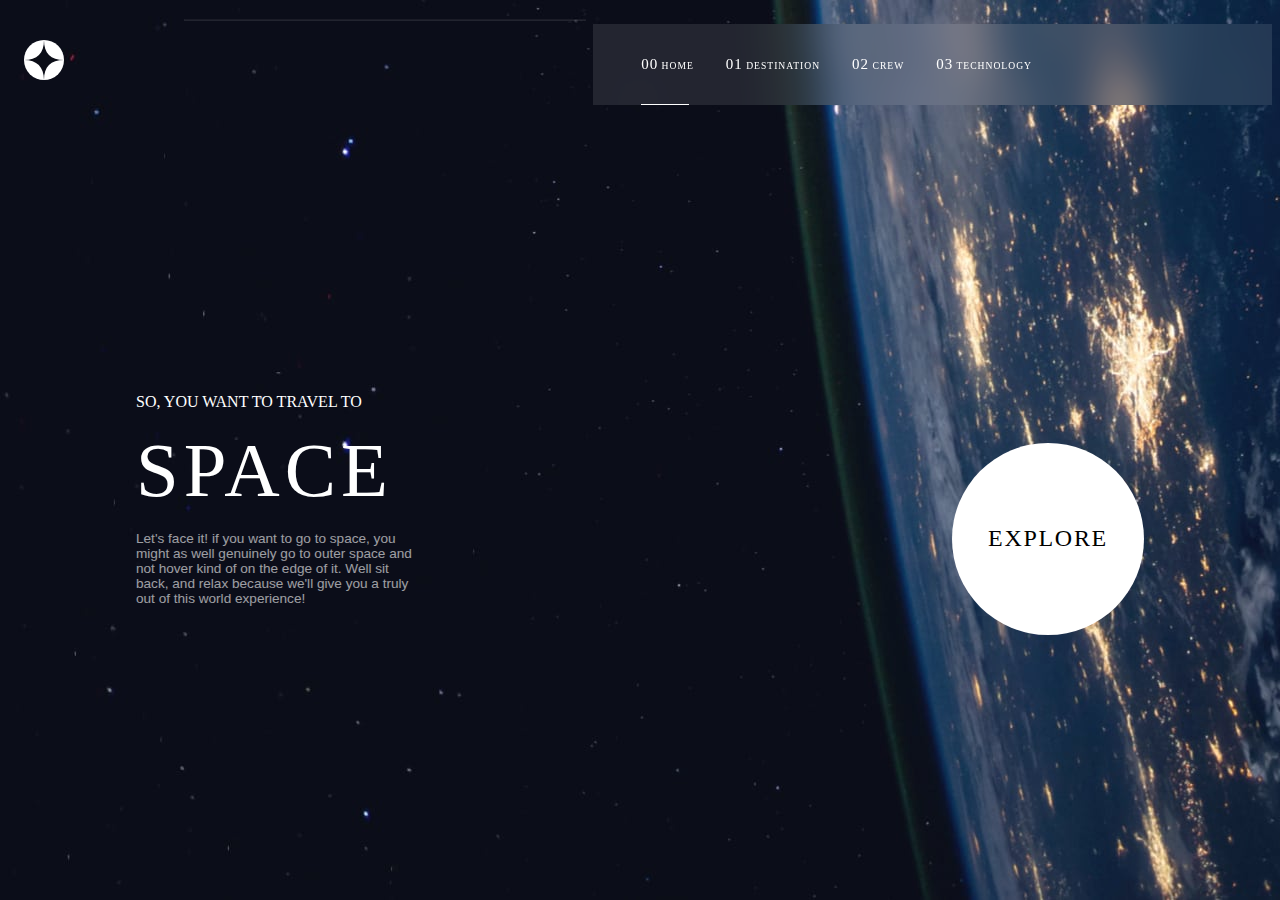
<file: index.html>
<!DOCTYPE html>
<html lang="en">
  <head>
    <meta charset="UTF-8" />
    <meta name="viewport" content="width=device-width, initial-scale=1.0" />

    <link
      rel="icon"
      type="image/png"
      sizes="32x32"
      href="./assets/favicon-32x32.png"
    />
    <link rel="stylesheet" href="./Styles/index.css" />
    <title>Frontend Mentor | Space tourism website</title>
  </head>
  <body>
    <header>
      <img src="./assets/shared/logo.svg" alt="logo" />
      <nav>
        <a href="index.html"><span class="num">00</span> HOME</a>
        <a href="destination-moon.html" class="dest"
          ><span class="num">01</span> DESTINATION</a
        >
        <a href="crew-pilot.html"><span class="num">02</span> CREW</a>
        <a href="technology-vehicle.html" class="tech"
          ><span class="num">03</span> TECHNOLOGY</a
        >
      </nav>
      <img
        src="./assets/home/icon-menu 1 white og.svg"
        alt="menu"
        class="nav-open"
      />
    </header>
    <hr />
    <main class="container">
      <section class="description">
        <p class="desc-head">SO, YOU WANT TO TRAVEL TO</p>
        <p class="space">SPACE</p>
        <p class="desc">
          Let's face it! if you want to go to space, you might as well genuinely
          go to outer space and not hover kind of on the edge of it. Well sit
          back, and relax because we'll give you a truly out of this world
          experience!
        </p>
      </section>
      <section class="explore">
        <p>EXPLORE</p>
      </section>
    </main>

    <script src="./Scripts/index.js" type="module"></script>
  </body>
</html>
</file>
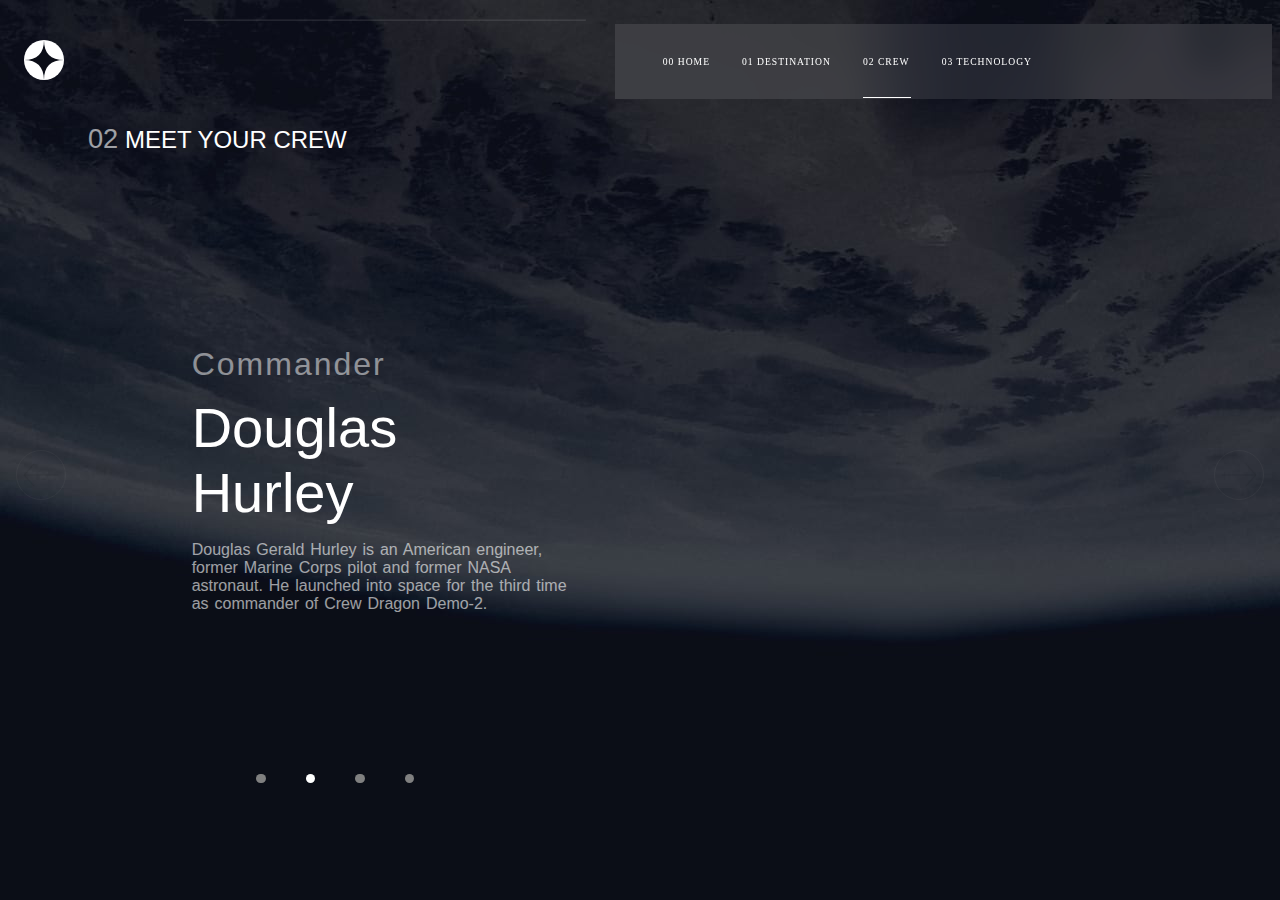
<file: crew-commander.html>
<!DOCTYPE html>
<html lang="en">
  <head>
    <meta charset="UTF-8" />
    <meta name="viewport" content="width=device-width, initial-scale=1.0" />

    <link
      rel="icon"
      type="image/png"
      sizes="32x32"
      href="./assets/favicon-32x32.png"
    />
    <link rel="stylesheet" href="./Styles/crews.css" />
    <title>Frontend Mentor | Space tourism website</title>
  </head>
  <body>
    <script type="module" src="./Scripts/crew.js"></script>
  </body>
</html>
</file>
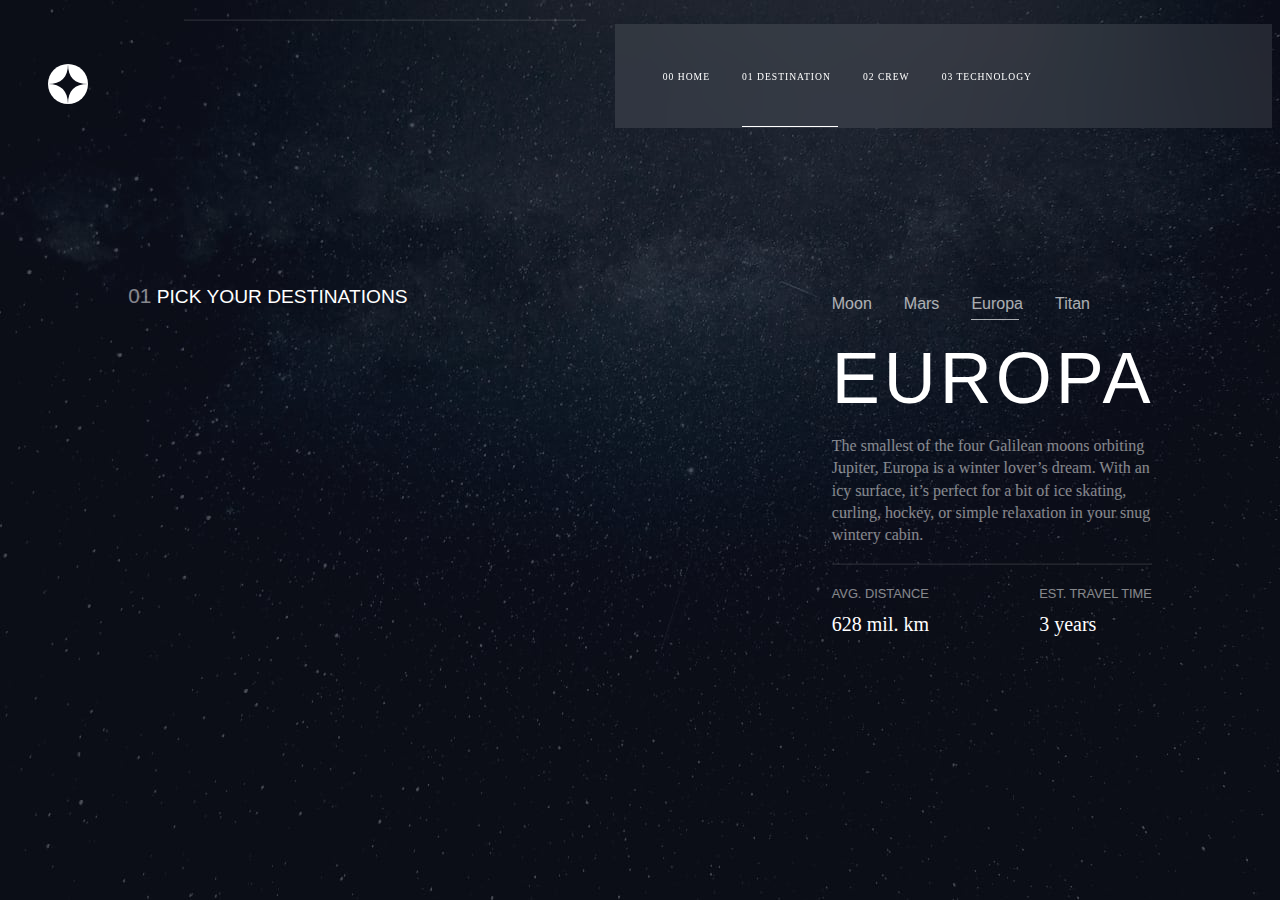
<file: destination-europa.html>
<!DOCTYPE html>
<html lang="en">
  <head>
    <meta charset="UTF-8" />
    <meta name="viewport" content="width=device-width, initial-scale=1.0" />

    <link
      rel="icon"
      type="image/png"
      sizes="32x32"
      href="./assets/favicon-32x32.png"
    />
    <link rel="stylesheet" href="./Styles/planets.css" />
    <title>Frontend Mentor | Space tourism website</title>
  </head>
  <body>
    <script type="module" src="./Scripts/planets.js"></script>
  </body>
</html>
</file>
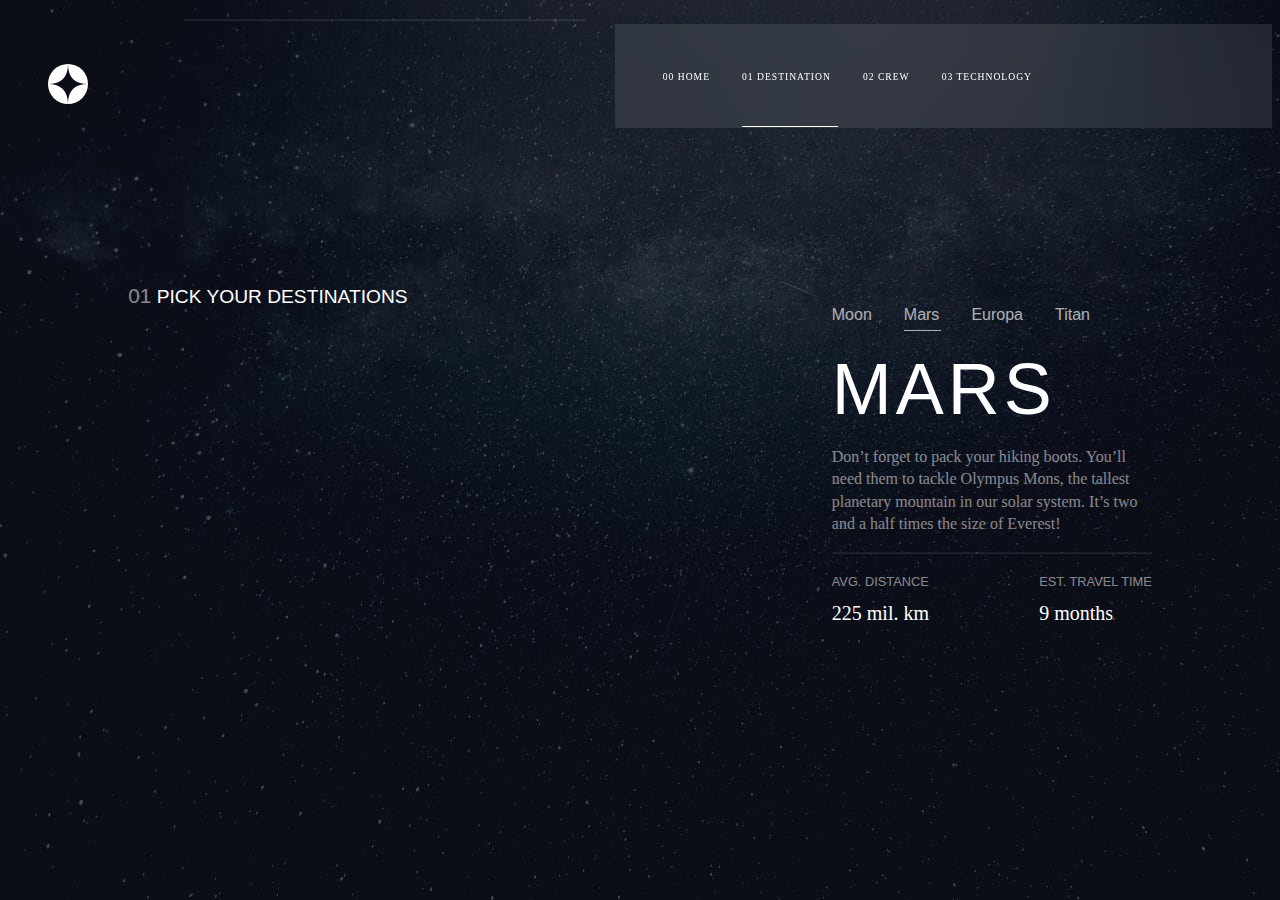
<file: destination-mars.html>
<!DOCTYPE html>
<html lang="en">
  <head>
    <meta charset="UTF-8" />
    <meta name="viewport" content="width=device-width, initial-scale=1.0" />

    <link
      rel="icon"
      type="image/png"
      sizes="32x32"
      href="assets/favicon-32x32.png"
    />
    <link rel="stylesheet" href="./Styles/planets.css" />
    <title>Frontend Mentor | Space tourism website</title>
  </head>
  <body>
    <script type="module" src="./Scripts/planets.js"></script>
  </body>
</html>
</file>
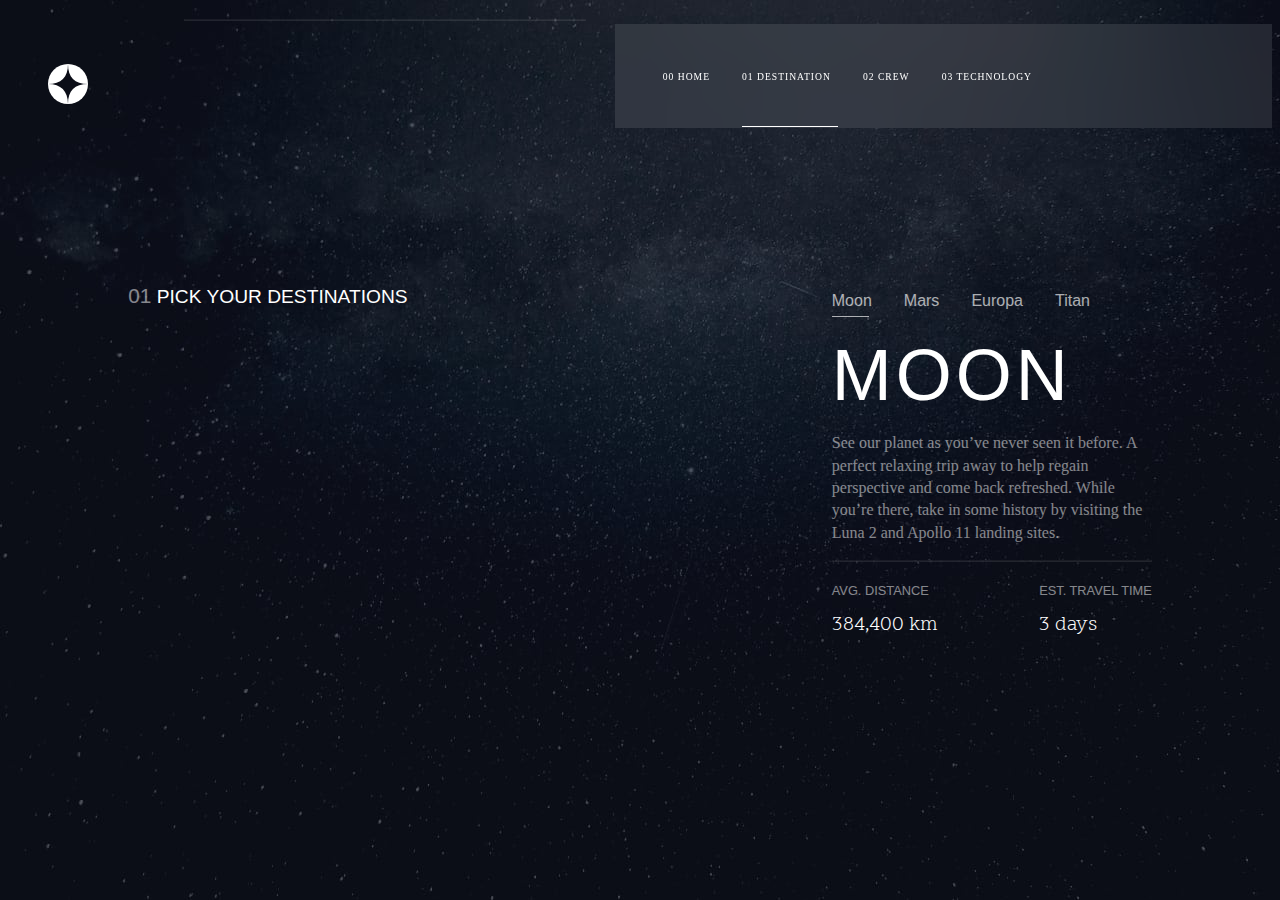
<file: destination-moon.html>
<!DOCTYPE html>
<html lang="en">
  <head>
    <meta charset="UTF-8" />
    <meta name="viewport" content="width=device-width, initial-scale=1.0" />
    <link rel="preconnect" href="https://fonts.googleapis.com" />
    <link rel="preconnect" href="https://fonts.gstatic.com" crossorigin />
    <link
      href="https://fonts.googleapis.com/css2?family=Bubblegum+Sans&family=DM+Sans:ital,opsz,wght@0,9..40,100..1000;1,9..40,100..1000&family=Knewave&family=Poppins:ital,wght@0,100;0,200;0,300;0,400;0,500;0,600;0,700;0,800;0,900;1,100;1,200;1,300;1,400;1,500;1,600;1,700;1,800;1,900&family=Roboto:ital,wght@0,100;0,300;0,400;0,500;0,700;0,900;1,100;1,300;1,400;1,500;1,700;1,900&family=Scope+One&family=Space+Grotesk:wght@300..700&display=swap"
      rel="stylesheet"
    />
    <link rel="preconnect" href="https://fonts.googleapis.com" />
    <link rel="preconnect" href="https://fonts.gstatic.com" crossorigin />
    <link
      href="https://fonts.googleapis.com/css2?family=Bubblegum+Sans&family=Comic+Neue:ital,wght@0,300;0,400;0,700;1,300;1,400;1,700&family=DM+Sans:ital,opsz,wght@0,9..40,100..1000;1,9..40,100..1000&family=Knewave&family=Poppins:ital,wght@0,100;0,200;0,300;0,400;0,500;0,600;0,700;0,800;0,900;1,100;1,200;1,300;1,400;1,500;1,600;1,700;1,800;1,900&family=Roboto:ital,wght@0,100;0,300;0,400;0,500;0,700;0,900;1,100;1,300;1,400;1,500;1,700;1,900&family=Scope+One&family=Space+Grotesk:wght@300..700&display=swap"
      rel="stylesheet"
    />
    <link
      rel="icon"
      type="image/png"
      sizes="32x32"
      href="./assets/favicon-32x32.png"
    />
    <link rel="stylesheet" href="./Styles/planets.css" />
    <title>Frontend Mentor | Space tourism website</title>
  </head>
  <body>
    <script src="./Scripts/planets.js" type="module"></script>
  </body>
</html>
</file>
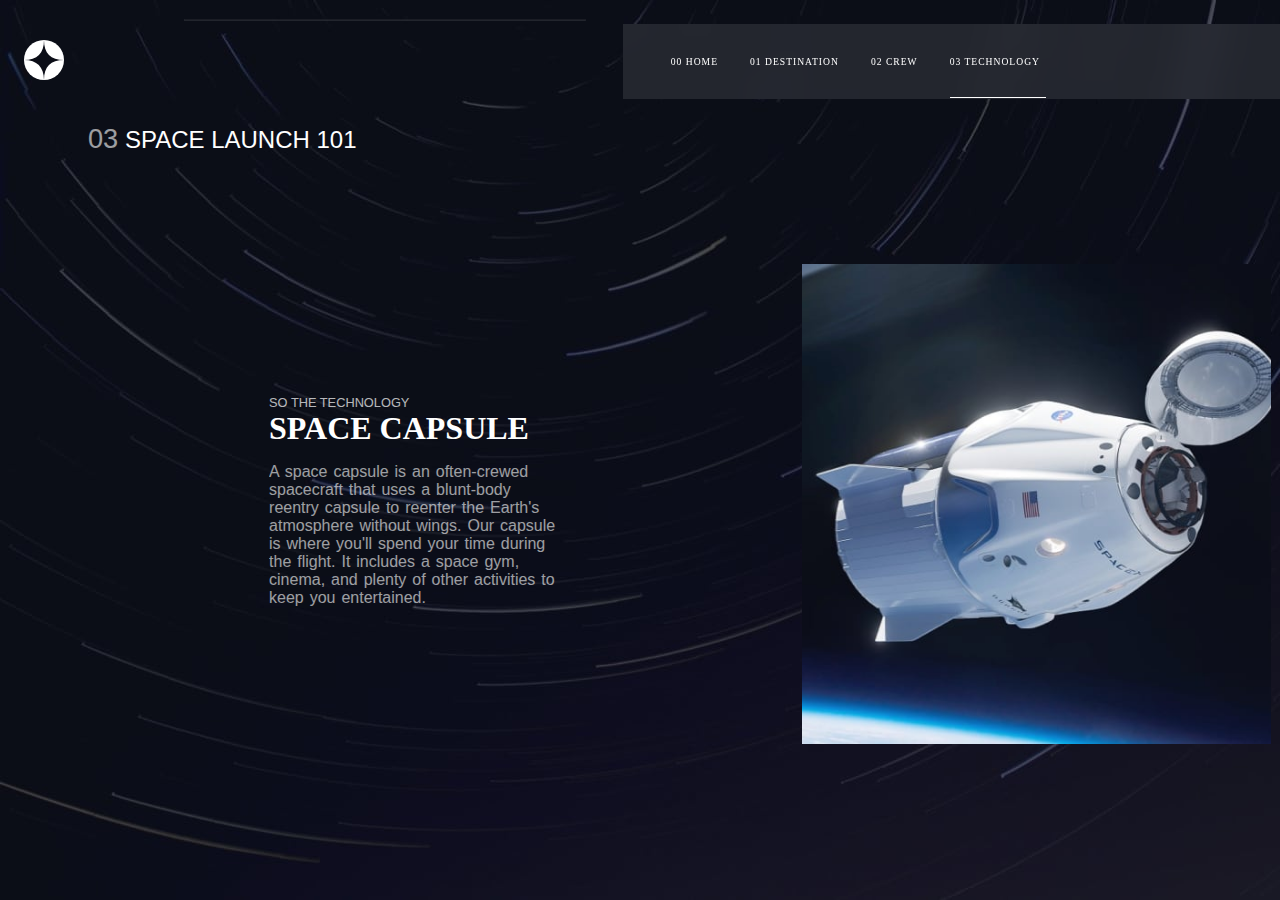
<file: technology-capsule.html>
<!DOCTYPE html>
<html lang="en">
  <head>
    <meta charset="UTF-8" />
    <meta name="viewport" content="width=device-width, initial-scale=1.0" />

    <link
      rel="icon"
      type="image/png"
      sizes="32x32"
      href="./assets/favicon-32x32.png"
    />
    <link rel="stylesheet" href="./Styles/technology.css" />
    <title>Frontend Mentor | Space tourism website</title>
  </head>
  <body>
    <script type="module" src="./Scripts/technology.js"></script>
  </body>
</html>
</file>
<file: Styles/index.css>
body {
  background: url(../assets/home/background-home-desktop.jpg);
  background-position: contain;
}

header {
  display: flex;
  justify-content: space-between;
}

hr {
  position: absolute;
  height: 25rem;
  transform: rotate(90deg);
  top: -21%;
  left: 30%;
  opacity: 0.1;
}

nav {
  display: flex;
  align-items: center;
  gap: 2rem;
  padding: 2rem 15rem 2rem 3rem;
  background: rgba(255, 255, 255, 0.1);
  backdrop-filter: blur(20px);
  margin-right: 0;
  margin-top: 1rem;
}

nav > a {
  text-decoration: none;
  color: white;
  position: relative;
  font-size: 0.6rem;
  font-weight: lighter;
  letter-spacing: 1px;
}

nav > .active::before {
  position: absolute;
  content: " ";
  background-color: white;
  top: 3rem;
  width: 3rem;
  height: 0.01rem;
  left: 0;
}

header > img {
  margin: 2rem 0 0 1rem;
  height: 2.5rem;
}

.container {
  color: white;
  display: flex;
  align-items: center;
  justify-content: space-evenly;
  height: 75vh;
  overflow: hidden;
  margin-top: 3.5rem;
}

.description {
  width: 18rem;
  margin-right: 25rem;
}

.space {
  font-size: 4.8rem;
  margin-top: 0;
  font-weight: lighter;
  margin-bottom: 1rem;
  letter-spacing: 5px;
}

.desc {
  opacity: 0.6;
  margin-top: 0;
  font-family: "Lucida Sans", "Lucida Sans Regular", "Lucida Grande",
    "Lucida Sans Unicode", Geneva, Verdana, sans-serif;
  font-size: 0.85rem;
  text-align: left;
}

.explore {
  display: flex;
  justify-content: center;
  align-items: center;
  margin-top: 5rem;
  padding: 3.5rem;
  border-radius: 50%;
  background-color: white;
  color: black;
  font-size: 1.5rem;
  height: 5rem;
  width: 5rem;
  font-weight: lighter;
  letter-spacing: 1.7px;
}

.explore:hover {
  background-color: hsl(0, 0%, 88%);
}

.explore:active {
  background-color: hsl(0, 3%, 76%);
}

.num {
  font-weight: bolder;
  font-size: 15px;
}

.nav-open {
  display: none;
}

@keyframes slideIn {
  0% {
    transform: translateY(-200%);
    opacity: 0;
  }

  100% {
    opacity: 1;
  }
}

@keyframes slideOut {
  0% {
    opacity: 1;
  }

  100% {
    transform: translateY(-200%);
    opacity: 0;
  }
}

@media screen and (max-width: 800px) {
  hr {
    display: none;
  }

  body {
    background: url(../assets/home/background-home-tablet.jpg);
    background-position: cover;
    overflow-x: hidden;
  }

  header {
    margin-top: 0;
  }

  header > img {
    margin-top: 0.7rem;
    margin-left: 1rem;
  }

  nav {
    margin-top: 0;
    padding-right: 3.5rem;
  }

  .container {
    flex-direction: column;
    height: 77vh;
  }

  .description {
    margin-right: 0;
    padding-right: 0;
  }

  .explore {
    margin-top: 2rem;
    width: 4rem;
    height: 4rem;
  }

  .nav-open {
    display: none;
  }
}

@media screen and (max-width: 320px) {
  body {
    background: url(../assets/home/background-home-mobile.jpg);
  }

  .nav-open {
    display: flex;
    height: 1.7rem;
  }

  nav {
    display: none;
    position: absolute;
    flex-direction: column;
    background-color: hsla(0, 0%, 100%, 0.534);
    border-radius: 1rem;
    border: 1px solid white;
    left: 2.5rem;
    top: 4.5rem;
    animation: slideIn 1 1s ease;
  }

  .description {
    text-align: center;
  }

  .desc {
    text-align: center;
  }

  .explore {
    width: 3rem;
    height: 3rem;
  }

  nav > .active::before {
    top: 2rem;
  }
}
</file>
<file: Styles/crews.css>
body {
  background: url(../assets/crew/background-crew-desktop.jpg);
  color: white;
  background-repeat: no-repeat;
  background-position: contain;
}

header {
  display: flex;
  justify-content: space-between;
}

.hr {
  display: flex;
  position: absolute;
  height: 25rem;
  transform: rotate(90deg);
  top: -21%;
  left: 30%;
  opacity: 0.1;
}

.main-nav {
  display: flex;
  align-items: center;
  gap: 2rem;
  padding: 2rem 15rem 2rem 3rem;
  background: rgba(255, 255, 255, 0.1);
  backdrop-filter: blur(20px);
  margin-right: 0;
  margin-top: 1rem;
}

.main-nav > a {
  text-decoration: none;
  color: white;
  position: relative;
  font-size: 0.6rem;
  font-weight: lighter;
  letter-spacing: 1px;
}

.dest.active::before,
.tech.active::before {
  width: 6rem;
}

.active::before {
  position: absolute;
  content: " ";
  background-color: white;
  top: 2.55rem;
  width: 3rem;
  height: 0.1rem;
  left: 0;
}

header > img {
  margin: 2rem 0 0 1rem;
  height: 2.5rem;
}

.nav-open {
  display: none;
}

.container {
  display: flex;
  flex: 1;
  justify-content: space-evenly;
  align-items: center;
  height: 65vh;
  overflow: hidden;
  animation: onLoad 1s 1 ease;
}

.image > img {
  height: 28rem;
  padding-bottom: 0;
  margin-bottom: 0;
}

.image {
  padding-top: 8rem;
}

.role {
  font-size: 2rem;
  opacity: 0.5;
  font-family: Arial, sans-serif;
  margin-bottom: 0;
  letter-spacing: 2px;
}

body > .intro {
  font-family: "Gill Sans", "Gill Sans MT", Calibri, "Trebuchet MS", sans-serif;
  font-size: 1.5rem;
  padding-left: 5rem;
}

.intro > span {
  font-size: 1.7rem;
  opacity: 0.6;
}

.name {
  font-size: 3.5rem;
  font-family: "Gill Sans MT", Calibri, "Trebuchet MS", sans-serif;
  margin: 0.8rem;
  margin-left: 0;
}

.description {
  width: 24rem;
}

.bio {
  opacity: 0.6;
  font-family: sans-serif;
  word-spacing: 1.5px;
}

.right-arrow,
.left-arrow {
  position: absolute;
  top: 50%;
  right: 1rem;
  height: 2.5rem;
  width: 2.5rem;
  background-color: transparent;
  border-radius: 50%;
  border: 0.1px solid gray;
  padding: 0.25rem;
  opacity: 0.1;
}

.right-arrow > img,
.left-arrow > img {
  height: 2.5rem;
}

.left-arrow {
  right: unset;
  left: 1rem;
}

.right-arrow:active,
.left-arrow:active {
  opacity: 1;
}

.right-arrow:hover,
.left-arrow:hover {
  background-color: white;
  opacity: 0.5;
}

.left-arrow > img {
  transform: rotate(180deg);
}

.dots {
  content: " ";
  background-color: gray;
  width: 0.6rem;
  height: 0.6rem;
  border-radius: 50%;
}

.indicator {
  display: flex;
  margin-top: 0.6rem;
  justify-content: center;
  gap: 2.5rem;
  position: absolute;
  left: 20%;
}

.indicator > .active::before {
  content: none;
}

.dots.active {
  background-color: white;
}

@keyframes slideIn {
  0% {
    transform: translateY(-200%);
    opacity: 0;
  }

  100% {
    opacity: 1;
  }
}

@keyframes slideOut {
  0% {
    opacity: 1;
  }

  100% {
    transform: translateY(-200%);
    opacity: 0;
  }
}

@keyframes onLoad {
  0% {
    opacity: 0;
    transform: translatey(50%);
  }

  100% {
    opacity: 1;
    transform: translateY(0%);
  }
}

@keyframes slideRight {
  0% {
    opacity: 0;
    transform: translateX(50%);
  }

  100% {
    opacity: 1;
    transform: translateX(0%);
  }
}

@media screen and (max-width: 800px) {
  body {
    background: url(../assets/crew/background-crew-tablet.jpg);
    background-position: cover;
    overflow-x: hidden;
    background-repeat: no-repeat;
    background-size: cover;
  }
  .container {
    height: 100vh;
    flex-direction: column-reverse;
  }

  header {
    margin-right: 0;
  }

  .description {
    text-align: center;
  }

  .main-nav {
    padding-right: 3rem;
  }

  .hr {
    display: none;
  }

  .image {
    height: 16rem;
  }

  .image > img {
    height: 18rem;
    margin-top: 0;
  }
}

@media screen and (max-width: 425px) {
  body {
    background: url(../assets/crew/background-crew-mobile.jpg);
    background-repeat: no-repeat;
    background-size: cover;
  }

  header {
    display: flex;
    justify-content: space-between;
  }

  .nav-open {
    display: flex;
    height: 1.7rem;
  }

  .main-nav {
    display: none;
    position: absolute;
    flex-direction: column;
    background-color: hsla(0, 0%, 100%, 0.534);
    border-radius: 1rem;
    border: 1px solid white;
    left: 3rem;
    top: 5rem;
    animation: slideIn 1 1s ease;
    padding-right: 2.5rem;
  }

  .container {
    flex-direction: column;
  }

  .description {
    text-align: center;
    margin-top: 6rem;
  }

  .occupation,
  .role {
    margin-top: 1rem;
  }

  .intro {
    padding-bottom: 0;
    margin-bottom: 0;
  }

  .indicator {
    position: absolute;
    top: 70%;
    left: 43%;
  }

  .right-arrow,
  .left-arrow {
    top: 68%;
  }

  .bio {
    font-size: 0.9rem;
    line-height: unset;
    letter-spacing: normal;
    margin-right: 0;
    margin-bottom: 2rem;
    padding-right: 2rem;
    padding-left: 2rem;
    width: auto;
  }

  .indicator {
    gap: 0.5rem;
  }

  .image > img {
    height: 16rem;
  }

  nav > .active::before {
    top: 2rem;
  }
}
</file>
<file: Styles/planets.css>
body {
  background: url(../assets/destination/background-destination-desktop.jpg);
  background-repeat: no-repeat;
}

header {
  display: flex;
  justify-content: space-between;
}

.hr {
  display: flex;
  position: absolute;
  height: 25rem;
  transform: rotate(90deg);
  top: -21%;
  left: 30%;
  opacity: 0.1;
}

.main-nav {
  display: flex;
  align-items: center;
  gap: 2rem;
  padding: 2rem 15rem 2rem 3rem;
  background: rgba(255, 255, 255, 0.1);
  backdrop-filter: blur(20px);
  margin-right: 0;
  margin-top: 1rem;
}

.main-nav > a {
  text-decoration: none;
  color: white;
  position: relative;
  font-size: 0.6rem;
  font-weight: lighter;
  letter-spacing: 1px;
}

.dest.active::before,
.tech.active::before {
  width: 6rem;
}

.active::before {
  position: absolute;
  content: " ";
  background-color: white;
  top: 3.45rem;
  width: 3rem;
  height: 0.01rem;
  left: 0;
}

.planet-nav > .active::before {
  top: 1.5rem;
  width: 2.3rem;
}

.planet-nav > a[href="destination-europa.html"].active::before {
  width: 3rem;
}

header > img {
  margin: 2rem 0 0 1rem;
  height: 2.5rem;
}

.nav-open {
  display: none;
}

.planet-num {
  opacity: 0.5;
  font-size: 1.3rem;
}

.intro {
  font-size: 1.2rem;
  padding-left: 0;
  margin-right: 19rem;
}

.container {
  color: white;
  display: flex;
  justify-content: space-evenly;
  align-items: center;
  height: 75vh;
  flex: 1;
  animation: onLoad 1s 1 ease;
  font-family: "Gill Sans", "Gill Sans MT", Calibri, "Trebuchet MS", sans-serif;
}

img {
  height: 18rem;
  padding: 1.5rem;
  margin-left: 5rem;
}

.about {
  width: 20rem;
}

.planet-nav > a {
  text-decoration: none;
  color: white;
  opacity: 0.65;
  position: relative;
}

.planet-nav {
  background-color: transparent;
  display: flex;
  align-items: center;
  gap: 2rem;
  font-family: sans-serif;
}

.planet-name {
  font-size: 4.5rem;
  margin-top: 1.5rem;
  margin-bottom: 0;
  letter-spacing: 4px;
}

.description {
  opacity: 0.5;
  font-family: "Trebuchet MS";
  font-weight: lighter;
  font-size: 1rem;
  line-height: 1.4rem;
}

.time-and-distance {
  display: flex;
  font-family: Arial, Helvetica, sans-serif;
  font-size: 0.8rem;
  justify-content: space-between;
}

.time,
.distance {
  opacity: 0.5;
}

.units {
  font-size: 1.25rem;
  font-family: "Scope One";
}

hr {
  opacity: 0.1;
}

@keyframes slideIn {
  0% {
    transform: translateY(-200%);
    opacity: 0;
  }

  100% {
    opacity: 1;
  }
}

@keyframes slideOut {
  0% {
    opacity: 1;
  }

  100% {
    transform: translateY(-200%);
    opacity: 0;
  }
}

@keyframes onLoad {
  0% {
    opacity: 0;
    transform: translatey(50%);
  }

  100% {
    opacity: 1;
    transform: translateY(0%);
  }
}

@keyframes slideRight {
  0% {
    opacity: 0;
    transform: translateX(50%);
  }

  100% {
    opacity: 1;
    transform: translateX(0%);
  }
}

@media screen and (max-width: 800px) {
  .hr {
    display: none;
  }

  body {
    background: url(../assets/destination/background-destination-tablet.jpg);
    background-position: cover;
    overflow-x: hidden;
    background-repeat: no-repeat;
    background-size: cover;
  }

  .container {
    flex-direction: column;
    text-align: center;
    height: 85vh;
  }

  .intro {
    padding-top: 1rem;
    margin-right: 17rem;
  }

  .planet > img {
    height: 13rem;
    padding: 1rem;
    margin-left: 9rem;
  }

  .planet > p {
    padding-bottom: 0;
  }

  .planet {
    text-align: left;
    margin-top: 7rem;
  }

  .planet-nav {
    padding-left: 2rem;
  }

  .planet-name {
    font-size: 3rem;
  }

  .description {
    font-size: 0.8rem;
    text-align: center;
    line-height: 1.3rem;
  }

  header {
    margin-top: 0;
  }

  header > img {
    margin-top: 0.7rem;
    margin-left: 1rem;
  }

  .main-nav {
    margin-top: 0;
    padding-right: 2.5rem;
    padding-top: 1rem;
    padding-bottom: 1rem;
  }

  .nav-open {
    display: none;
  }
}

@media screen and (max-width: 425px) {
  body {
    background: url(../assets/destination/background-destination-mobile.jpg);
    background-repeat: no-repeat;
    background-size: cover;
  }

  .container {
    text-align: center;
    height: 75vh;
  }

  .nav-open {
    display: flex;
    height: 1.7rem;
  }

  .main-nav {
    display: none;
    position: absolute;
    flex-direction: column;
    background-color: hsla(0, 0%, 100%, 0.534);
    border-radius: 1rem;
    border: 1px solid white;
    left: 50%;
    top: 4.5rem;
    animation: slideIn 1 1s ease;
  }

  .planet > img {
    height: 12rem;
    margin-left: 0;
  }

  .planet-nav {
    font-size: 0.7rem;
    justify-content: center;
    padding-left: 0;
  }

  .planet-name {
    font-size: 2rem;
  }

  .planet {
    text-align: center;
  }

  .description {
    font-size: 0.7rem;
  }

  .time-and-distance {
    flex-direction: column;
  }

  .intro {
    margin-right: 0;
  }

  .time,
  .distance {
    font-size: 0.8rem;
  }

  .units {
    font-size: 1.3rem;
  }
}
</file>
<file: Styles/technology.css>
body {
  background: url(../assets/technology/background-technology-desktop.jpg);
  background-repeat: no-repeat;
  background-position: contain;
  color: white;
  margin-right: 0;
}

header {
  display: flex;
  justify-content: space-between;
}

.hr {
  display: flex;
  position: absolute;
  height: 25rem;
  transform: rotate(90deg);
  top: -21%;
  left: 30%;
  opacity: 0.1;
}

.main-nav {
  display: flex;
  align-items: center;
  gap: 2rem;
  padding: 2rem 15rem 2rem 3rem;
  background: rgba(255, 255, 255, 0.1);
  backdrop-filter: blur(20px);
  margin-right: 0;
  margin-top: 1rem;
}

.main-nav > a {
  text-decoration: none;
  color: white;
  position: relative;
  font-size: 0.6rem;
  font-weight: lighter;
  letter-spacing: 1px;
}

.dest.active::before,
.tech.active::before {
  width: 6rem;
}

.active::before {
  position: absolute;
  content: " ";
  background-color: white;
  top: 2.55rem;
  width: 3rem;
  height: 0.1rem;
  left: 0;
}

.page-nav > .active::before {
  display: none;
}

.page-nav > .active {
  background-color: white;
  color: black;
}

header > img {
  margin: 2rem 0 0 1rem;
  height: 2.5rem;
}

.nav-open {
  display: none;
}

.container {
  display: flex;
  justify-content: space-evenly;
  align-items: center;
  flex: 1;
  overflow: hidden;
  height: 65vh; 
  animation: onLoad 1s 1 forwards ease; 
}

.image {
  width: 23rem;
  text-align: right;
}

.image > img {
  height: 30rem;
  margin-left: 2.7rem; 
  animation: slideRight 2s 1 forwards ease; 
  transition: opacity 2s ease;
}

.intro {
  font-family: "Gill Sans", "Gill Sans MT", Calibri, "Trebuchet MS", sans-serif;
  font-size: 1.5rem;
  padding-left: 5rem;
}

.intro > span {
  font-size: 1.7rem;
  opacity: 0.6;
}

.description {
  display: flex;
}

.page-nav > a {
  padding: 0.3rem;
  background-color: transparent;
  border: 0.1px solid grey;
  border-radius: 50%;
  height: 3rem;
  width: 3rem;
  margin: 1rem;
  display: flex;
  justify-content: center;
  align-items: center;
  text-decoration: none;
  color: white; 
}

.description,
.image {
  margin-top: 4rem;
}

.name {
  font-size: 2rem;
  font-family: "Lucida sans";
  margin: 0.8rem;
  margin-left: 0;
  margin-top: 0;
}

.detailed-desc {
  opacity: 0.6;
  font-family: sans-serif;
  word-spacing: 1.5px;
  width: 18rem;
}

.about {
  padding-left: 1rem;
  padding-right: 3rem;
}

.s-intro {
  margin-bottom: 0;
  font-size: 0.8rem;
  opacity: 0.7;
  font-family: sans-serif;
}

.desktop-mode {
  display: flex;
}

.mobile-mode {
  display: none;
}

@keyframes slideIn {
  0% {
    transform: translateY(-200%);
    opacity: 0;
  }

  100% {
    opacity: 1;
  }
}

@keyframes slideOut {
  0% {
    opacity: 1;
  }

  100% {
    transform: translateY(-200%);
    opacity: 0;
  }
}

@keyframes onLoad {
  0% {
    opacity: 0; 
    transform: translateY(50%);
  }

  100% {
    opacity: 1; 
    transform: translateY(0%);
  }
}

@keyframes slideRight {
  0% {
    opacity: 0; 
    transform: translateX(50%);
  } 

  100% {
    opacity: 1; 
    transform: translateX(0%);
  }
}

@media screen and (max-width: 800px) {
  body {
    background: url(../assets/technology/background-technology-tablet.jpg);
    background-position: cover;
    overflow-x: hidden;
    background-repeat: no-repeat;
    background-size: cover;
  }

  .container {
    height: 100vh;
    flex-direction: column-reverse;
  }

  header {
    margin-right: 0;
  }

  .description {
    text-align: left;
    margin-top: 0.5rem;
  }

  .main-nav {
    padding-right: 3rem;
  }

  .hr {
    display: none;
  }

  .image {
    text-align: center;
    margin-top: 0.5rem;
  }

  .image > img {
    margin-left: 0;
    height: 22.5rem;
  }

  .desktop-mode {
    display: flex;
  }

  .mobile-mode {
    display: none;
  }
}

@media screen and (max-width: 425px) {
  body {
    background: url(../assets/technology/background-technology-mobile.jpg);
    background-repeat: no-repeat;
    background-size: cover;
  }

  header {
    display: flex;
    justify-content: space-between;
  }

  .nav-open {
    display: flex;
    height: 1.7rem;
  }

  .main-nav {
    display: none;
    position: absolute;
    flex-direction: column;
    background-color: hsla(0, 0%, 100%, 0.534);
    border-radius: 1rem;
    border: 1px solid white;
    left: 3rem;
    top: 5rem;
    animation: slideIn 1 1s ease;
    padding-right: 2.5rem;
  }

  .container {
    flex-direction: column-reverse;
  }

  .description {
    text-align: center;
  }

  .description {
    display: flex;
    flex-direction: column;
    justify-content: center;
    align-items: center;
  }

  .description > nav {
    display: flex;
    justify-content: center;
    align-items: center;
  }

  .image > img {
    height: 100%;
    width: 100%;
    padding: 0;
  }

  .image {
    text-align: center;
  }

  .desktop-mode {
    display: none;
  }

  .mobile-mode {
    display: flex;
  }
}
</file>
